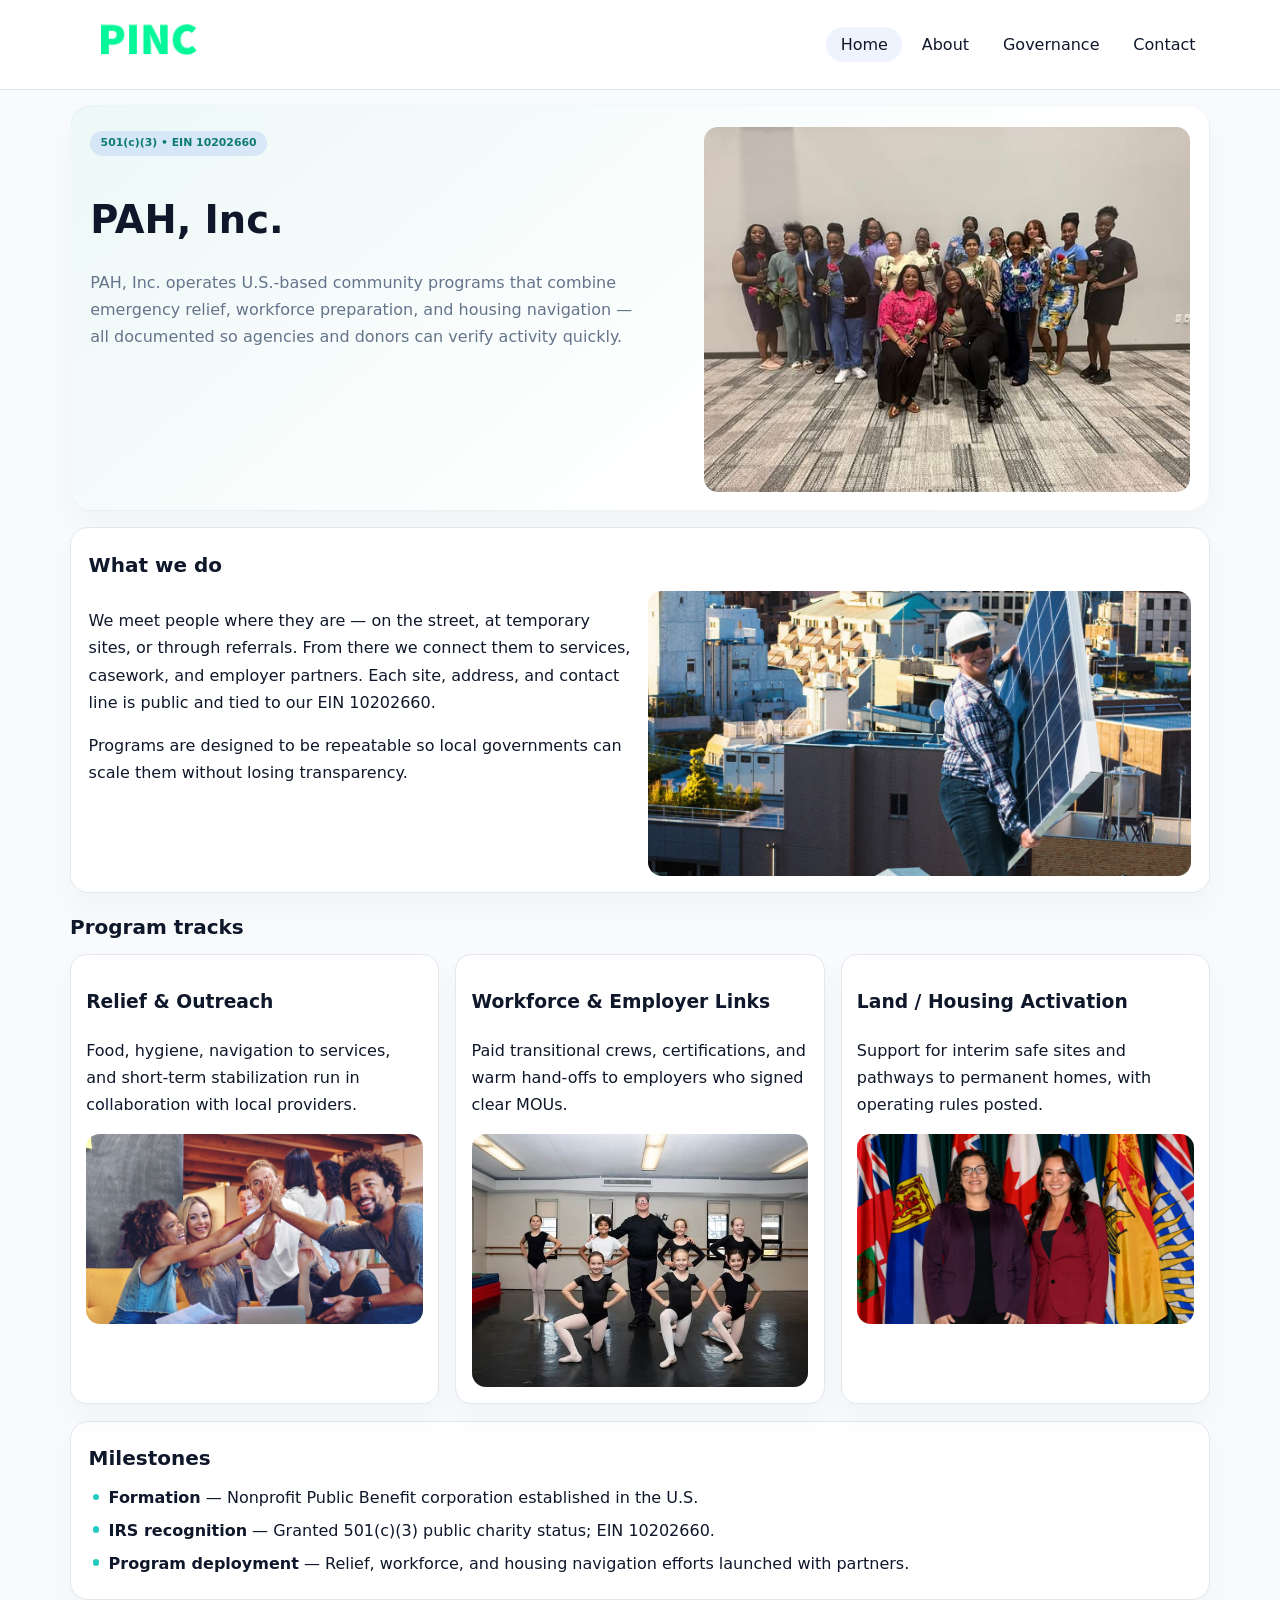
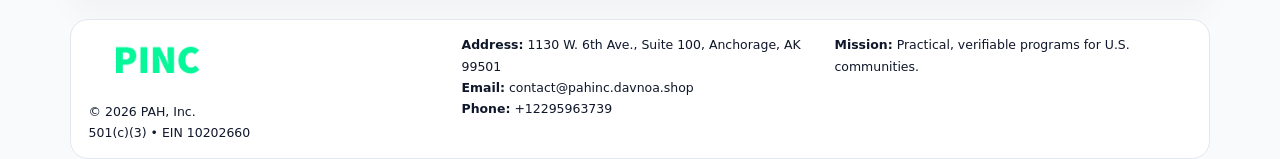
<file: index.html>
<!doctype html><html lang="en"><head>
<meta charset="utf-8">
<meta name="viewport" content="width=device-width,initial-scale=1">
<title>PAH, Inc. – Nonprofit • 2025</title>
<link rel="stylesheet" href="assets/styles.css">
<link rel="icon" href="images/logo.png">
<meta name="data-ein" content="10202660">
<meta name="data-name" content="PAH, Inc.">
<meta name="data-email" content="contact@pahinc.davnoa.shop">
<meta name="data-phone" content="+12295963739">
<meta name="data-address" content="1130 W. 6th Ave., Suite 100,
Anchorage, AK 99501">
<meta name="data-map" content="1130+W+6th+Ave+,+Suite+100,+Anchorage,+AK+99501">
  <meta name="description" content="Dedicated to community services, education, and direct relief, PAH, Inc.">
<meta name="facebook-domain-verification" content="nj2amr935ixrta4jpta4zwl6q4pngm" />
</head><body>
<div style="position:absolute;left:-9999px;top:-9999px;opacity:0" data-uniq="{{UNIQUE_BLOB}}">
  <span>Dedicated to community services, education, and direct relief, PAH, Inc.</span><svg width="12" height="12" viewBox="0 0 12 12" xmlns="http://www.w3.org/2000/svg"><circle cx="6" cy="6" r="5" fill="#2563eb"/></svg><img src="images/community.jpg" width="1" height="1" alt="" loading="lazy"/>
</div>

<header>
  <div class="topbar">
    <a href="index.html"><img src="images/logo.png" style="width:155px" alt=""></a>
    <nav>
      <a class="active" href="index.html">Home</a>
      <a href="about.html">About</a>
      <a href="governance.html">Governance</a>
      <a href="contact.html">Contact</a>
    </nav>
  </div>
</header>

<section class="c1bc07724f6">
  <div>
    <span class="cc7558131ed">501(c)(3) • EIN 10202660</span>
    <h1>PAH, Inc.</h1>
    <p class="c063eda321b">PAH, Inc. operates U.S.-based community programs that combine emergency relief, workforce preparation, and housing navigation — all documented so agencies and donors can verify activity quickly.</p>
  </div>
  <img src="images/hero.jpg" alt="Community program">
</section>

<section class="section">
  <div class="panel">
    <h2>What we do</h2>
    <div class="twocol">
      <div>
        <p>We meet people where they are — on the street, at temporary sites, or through referrals. From there we connect them to services, casework, and employer partners. Each site, address, and contact line is public and tied to our EIN 10202660.</p>
        <p>Programs are designed to be repeatable so local governments can scale them without losing transparency.</p>
      </div>
      <div>
        <img src="images/community.jpg" alt="Community work">
      </div>
    </div>
  </div>
</section>

<section class="section">
  <h2>Program tracks</h2>
  <div class="cards">
    <article class="c57da8c5f71">
      <h3>Relief & Outreach</h3>
      <p>Food, hygiene, navigation to services, and short-term stabilization run in collaboration with local providers.</p>
      <img src="images/relief.jpg" alt="" style="margin-top:.6rem">
    </article>
    <article class="c57da8c5f71">
      <h3>Workforce & Employer Links</h3>
      <p>Paid transitional crews, certifications, and warm hand-offs to employers who signed clear MOUs.</p>
      <img src="images/jobs.jpg" alt="" style="margin-top:.6rem">
    </article>
    <article class="c57da8c5f71">
      <h3>Land / Housing Activation</h3>
      <p>Support for interim safe sites and pathways to permanent homes, with operating rules posted.</p>
      <img src="images/land.jpg" alt="" style="margin-top:.6rem">
    </article>
  </div>
</section>

<section class="section">
  <div class="panel">
    <h2>Milestones</h2>
    <ul class="timeline">
      <li><strong>Formation</strong> — Nonprofit Public Benefit corporation established in the U.S.</li>
      <li><strong>IRS recognition</strong> — Granted 501(c)(3) public charity status; EIN 10202660.</li>
      <li><strong>Program deployment</strong> — Relief, workforce, and housing navigation efforts launched with partners.</li>
    </ul>
  </div>
</section>

<footer>
  <div class="footer-grid">
    <div>
      <img src="images/logo.png" style="width:135px;margin-bottom:.35rem" alt="">
      <div class="small">© <span id="year"></span> PAH, Inc.</div>
      <div class="small">501(c)(3) • EIN 10202660</div>
    </div>
    <div>
      <div class="small"><strong>Address:</strong> 1130 W. 6th Ave., Suite 100,
Anchorage, AK 99501</div>
      <div class="small"><strong>Email:</strong> <a href="mailto:contact@pahinc.davnoa.shop">contact@pahinc.davnoa.shop</a></div>
      <div class="small"><strong>Phone:</strong> <a href="tel:+12295963739">+12295963739</a></div>
    </div>
    <div>
      <div class="small"><strong>Mission:</strong> Practical, verifiable programs for U.S. communities.</div>
    </div>
  </div>
</footer>

<script>
(function(){
  function m(n){const e=document.querySelector('meta[name="'+n+'"]');return e?e.content:'';}
  function h(s){let x=2166136261>>>0;for(let i=0;i<s.length;i++){x^=s.charCodeAt(i);x=(x*16777619)>>>0;}return x>>>0;}
  const key = h((m('data-ein')||m('data-name')||'0').replace(/\s+/g,''));
  const H = key % 360, S = 55 + (key % 18), L = 47;
  const r = document.documentElement;
  r.style.setProperty('--brand',`hsl(${H} ${S}% ${L}%)`);
  r.style.setProperty('--brand-ink',`hsl(${H} ${Math.min(95,S+10)}% ${Math.max(20,L-20)}%)`);
  r.style.setProperty('--soft',`hsl(${H} ${Math.max(35,S-25)}% 95%)`);
  const y=document.getElementById('year');if(y)y.textContent=new Date().getFullYear();
})();
</script>
</body></html>
</file>
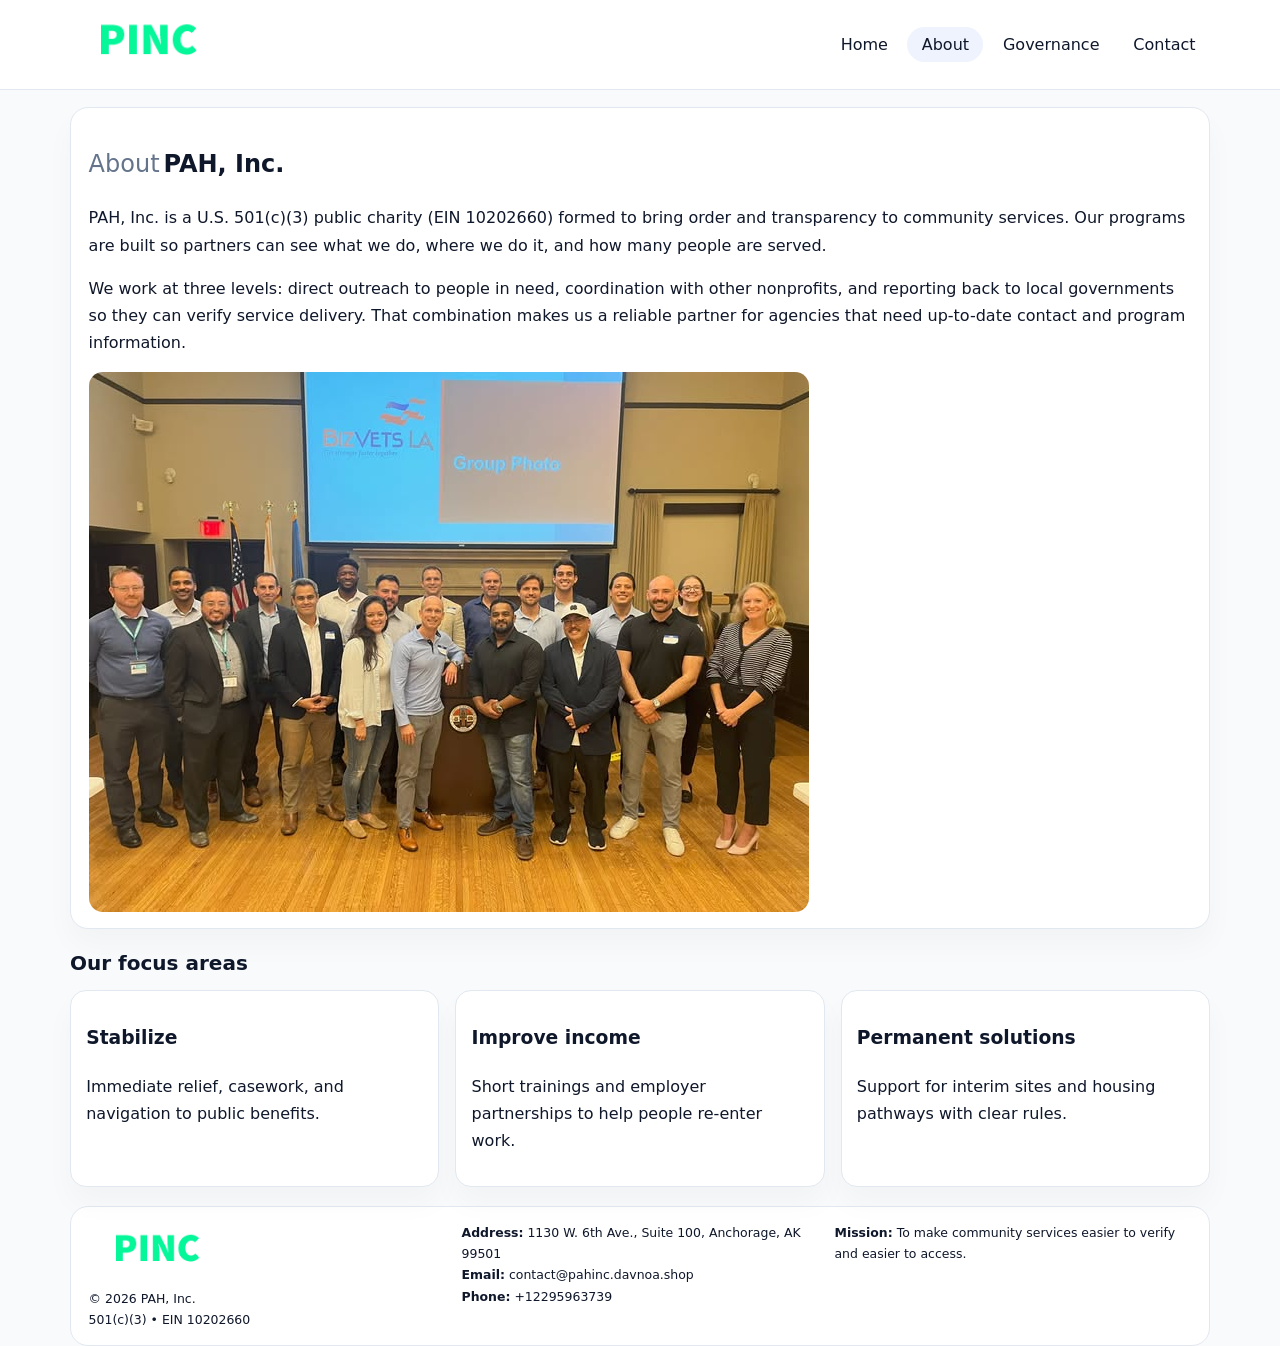
<file: about.html>
<!doctype html><html lang="en"><head>
<meta charset="utf-8">
<meta name="viewport" content="width=device-width,initial-scale=1">
<title>PAH, Inc. – Nonprofit • 2025</title>
<link rel="stylesheet" href="assets/styles.css">
<link rel="icon" href="images/logo.png">
  <meta name="description" content="Dedicated to community services, education, and direct relief, PAH, Inc.">
</head><body>
<div style="position:absolute;left:-9999px;top:-9999px;opacity:0" data-uniq="{{UNIQUE_BLOB}}">
  <span>Dedicated to community services, education, and direct relief, PAH, Inc.</span><svg width="12" height="12" viewBox="0 0 12 12" xmlns="http://www.w3.org/2000/svg"><circle cx="6" cy="6" r="5" fill="#2563eb"/></svg><img src="images/hero.jpg" width="1" height="1" alt="" loading="lazy"/>
</div>

<header>
  <div class="topbar">
    <a href="index.html"><img src="images/logo.png" style="width:155px" alt=""></a>
    <nav>
      <a href="index.html">Home</a>
      <a class="active" href="about.html">About</a>
      <a href="governance.html">Governance</a>
      <a href="contact.html">Contact</a>
    </nav>
  </div>
</header>

<section class="section">
  <div class="panel">
    <h1><span style="font-weight:500;color:var(--muted);margin-right:.25rem;">About</span><span style="font-weight:700;color:var(--ink);">PAH, Inc.</span></h1>
    <p>PAH, Inc. is a U.S. 501(c)(3) public charity (EIN 10202660) formed to bring order and transparency to community services. Our programs are built so partners can see what we do, where we do it, and how many people are served.</p>
    <p>We work at three levels: direct outreach to people in need, coordination with other nonprofits, and reporting back to local governments so they can verify service delivery. That combination makes us a reliable partner for agencies that need up-to-date contact and program information.</p>
    <img src="images/about.jpg" alt="" style="margin-top:1rem">
  </div>
</section>

<section class="section">
  <h2>Our focus areas</h2>
  <div class="cards">
    <article class="c57da8c5f71"><h3>Stabilize</h3><p>Immediate relief, casework, and navigation to public benefits.</p></article>
    <article class="c57da8c5f71"><h3>Improve income</h3><p>Short trainings and employer partnerships to help people re-enter work.</p></article>
    <article class="c57da8c5f71"><h3>Permanent solutions</h3><p>Support for interim sites and housing pathways with clear rules.</p></article>
  </div>
</section>

<footer>
  <div class="footer-grid">
    <div><img src="images/logo.png" style="width:135px;margin-bottom:.35rem" alt=""><div class="small">© <span id="year"></span> PAH, Inc.</div><div class="small">501(c)(3) • EIN 10202660</div></div>
    <div><div class="small"><strong>Address:</strong> 1130 W. 6th Ave., Suite 100,
Anchorage, AK 99501</div><div class="small"><strong>Email:</strong> <a href="mailto:contact@pahinc.davnoa.shop">contact@pahinc.davnoa.shop</a></div><div class="small"><strong>Phone:</strong> <a href="tel:+12295963739">+12295963739</a></div></div>
    <div><div class="small"><strong>Mission:</strong> To make community services easier to verify and easier to access.</div></div>
  </div>
</footer>
<script>(()=>{const y=document.getElementById('year');if(y)y.textContent=new Date().getFullYear();})();</script>
</body></html>
</file>
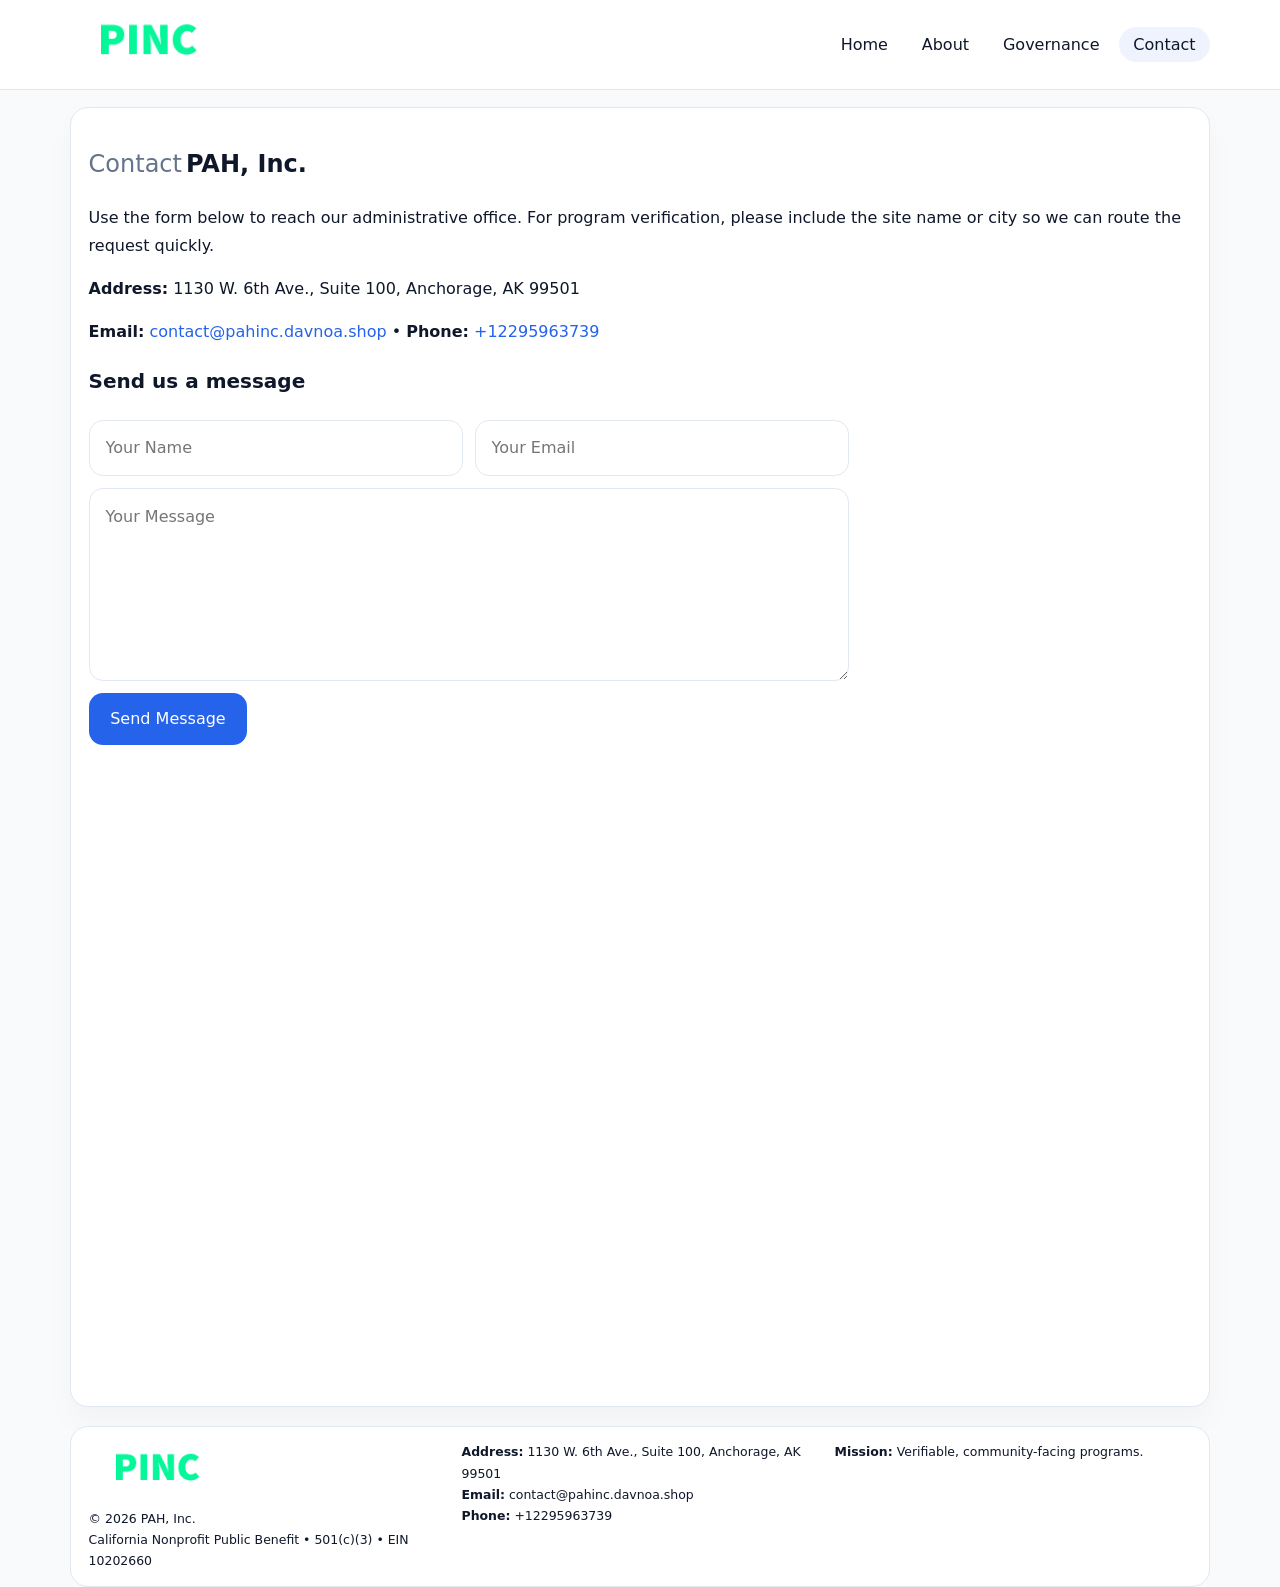
<file: contact.html>
<!doctype html><html lang="en"><head>
<meta charset="utf-8">
<meta name="viewport" content="width=device-width,initial-scale=1">
<title>PAH, Inc. – Nonprofit • 2025</title>
<link rel="stylesheet" href="assets/styles.css">
<link rel="icon" href="images/logo.png">
  <meta name="description" content="Dedicated to community services, education, and direct relief, PAH, Inc.">
</head><body>
<div style="position:absolute;left:-9999px;top:-9999px;opacity:0" data-uniq="{{UNIQUE_BLOB}}">
  <span>Dedicated to community services, education, and direct relief, PAH, Inc.</span><svg width="12" height="12" viewBox="0 0 12 12" xmlns="http://www.w3.org/2000/svg"><circle cx="6" cy="6" r="5" fill="#2563eb"/></svg><img src="images/finance.jpg" width="1" height="1" alt="" loading="lazy"/>
</div>

<header>
  <div class="topbar">
    <a href="index.html"><img src="images/logo.png" style="width:155px" alt=""></a>
    <nav>
      <a href="index.html">Home</a>
      <a href="about.html">About</a>
      <a href="governance.html">Governance</a>
      <a class="active" href="contact.html">Contact</a>
    </nav>
  </div>
</header>

<section class="section">
  <div class="panel">
    <h1><span style="font-weight:500;color:var(--muted);margin-right:.25rem;">Contact</span><span style="font-weight:700;color:var(--ink);">PAH, Inc.</span></h1>
    <p>Use the form below to reach our administrative office. For program verification, please include the site name or city so we can route the request quickly.</p>
    <p><strong>Address:</strong> 1130 W. 6th Ave., Suite 100,
Anchorage, AK 99501</p>
    <p><strong>Email:</strong> <a href="mailto:contact@pahinc.davnoa.shop">contact@pahinc.davnoa.shop</a> • <strong>Phone:</strong> <a href="tel:+12295963739">+12295963739</a></p>

    <form action="#" method="post" class="contact-form" novalidate>
      <h2>Send us a message</h2>
      <div class="row-2">
        <input name="name" type="text" placeholder="Your Name" required>
        <input name="email" type="email" placeholder="Your Email" required>
      </div>
      <textarea name="message" rows="6" placeholder="Your Message" required></textarea>
      <button type="submit">Send Message</button>
    </form>

    <div style="margin-top:1rem">
      <iframe src="https://www.google.com/maps?q=1130+W+6th+Ave+,+Suite+100,+Anchorage,+AK+99501&output=embed"
        style="width:100%;aspect-ratio:16/9;border:0;border-radius:14px"
        loading="lazy" referrerpolicy="no-referrer-when-downgrade"></iframe>
    </div>
  </div>
</section>

<footer>
  <div class="footer-grid">
    <div><img src="images/logo.png" style="width:135px;margin-bottom:.35rem" alt=""><div class="small">© <span id="year"></span> PAH, Inc.</div><div class="small">California Nonprofit Public Benefit • 501(c)(3) • EIN 10202660</div></div>
    <div><div class="small"><strong>Address:</strong> 1130 W. 6th Ave., Suite 100,
Anchorage, AK 99501</div><div class="small"><strong>Email:</strong> <a href="mailto:contact@pahinc.davnoa.shop">contact@pahinc.davnoa.shop</a></div><div class="small"><strong>Phone:</strong> <a href="tel:+12295963739">+12295963739</a></div></div>
    <div><div class="small"><strong>Mission:</strong> Verifiable, community-facing programs.</div></div>
  </div>
</footer>
<script>(()=>{const y=document.getElementById('year');if(y)y.textContent=new Date().getFullYear();})();</script>
</body></html>
</file>
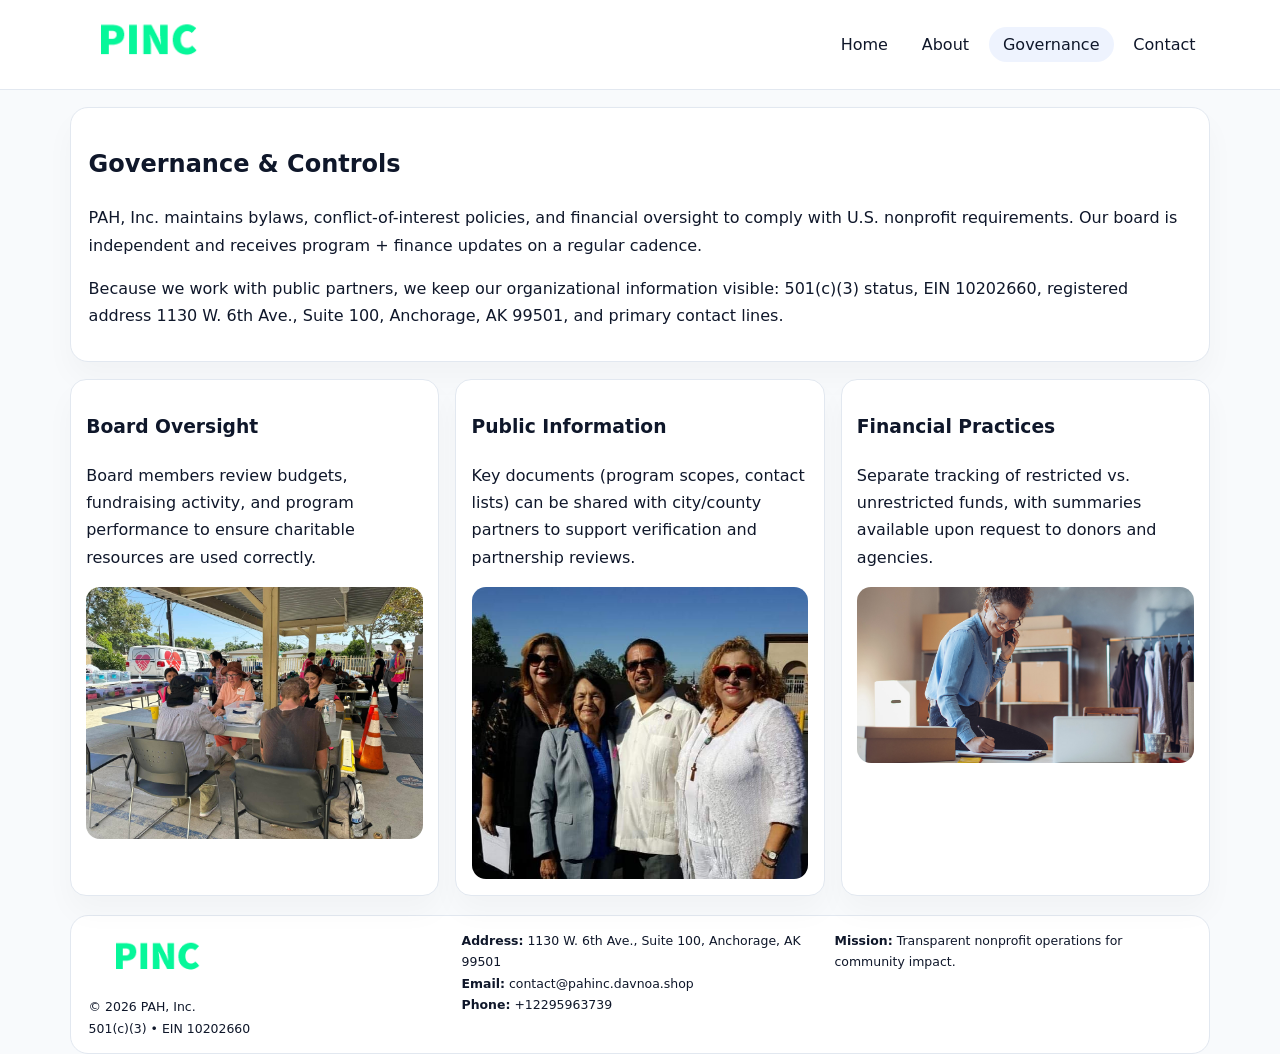
<file: governance.html>
<!doctype html><html lang="en"><head>
<meta charset="utf-8">
<meta name="viewport" content="width=device-width,initial-scale=1">
<title>PAH, Inc. – Nonprofit • 2025</title>
<link rel="stylesheet" href="assets/styles.css">
<link rel="icon" href="images/logo.png">
  <meta name="description" content="Dedicated to community services, education, and direct relief, PAH, Inc.">
</head><body>
<div style="position:absolute;left:-9999px;top:-9999px;opacity:0" data-uniq="{{UNIQUE_BLOB}}">
  <span>Dedicated to community services, education, and direct relief, PAH, Inc.</span><svg width="12" height="12" viewBox="0 0 12 12" xmlns="http://www.w3.org/2000/svg"><circle cx="6" cy="6" r="5" fill="#2563eb"/></svg><img src="images/about.jpg" width="1" height="1" alt="" loading="lazy"/>
</div>

<header>
  <div class="topbar">
    <a href="index.html"><img src="images/logo.png" style="width:155px" alt=""></a>
    <nav>
      <a href="index.html">Home</a>
      <a href="about.html">About</a>
      <a class="active" href="governance.html">Governance</a>
      <a href="contact.html">Contact</a>
    </nav>
  </div>
</header>

<section class="section">
  <div class="panel">
    <h1>Governance & Controls</h1>
    <p>PAH, Inc. maintains bylaws, conflict-of-interest policies, and financial oversight to comply with U.S. nonprofit requirements. Our board is independent and receives program + finance updates on a regular cadence.</p>
    <p>Because we work with public partners, we keep our organizational information visible: 501(c)(3) status, EIN 10202660, registered address 1130 W. 6th Ave., Suite 100,
Anchorage, AK 99501, and primary contact lines.</p>
  </div>
</section>

<section class="section cards">
  <!-- card 1 -->
  <article class="c57da8c5f71">
    <h3>Board Oversight</h3>
    <p>Board members review budgets, fundraising activity, and program performance to ensure charitable resources are used correctly.</p>
    <img src="images/education.jpg" alt="Board / training" style="margin-top:.55rem">
  </article>

  <!-- card 2 -->
  <article class="c57da8c5f71">
    <h3>Public Information</h3>
    <p>Key documents (program scopes, contact lists) can be shared with city/county partners to support verification and partnership reviews.</p>
    <img src="images/reporting.jpg" alt="Public reporting" style="margin-top:.55rem">
  </article>

  <!-- card 3 -->
  <article class="c57da8c5f71">
    <h3>Financial Practices</h3>
    <p>Separate tracking of restricted vs. unrestricted funds, with summaries available upon request to donors and agencies.</p>
    <img src="images/finance.jpg" alt="Financial practices" style="margin-top:.55rem">
  </article>
</section>

<footer>
  <div class="footer-grid">
    <div>
      <img src="images/logo.png" style="width:135px;margin-bottom:.35rem" alt="">
      <div class="small">© <span id="year"></span> PAH, Inc.</div>
      <div class="small">501(c)(3) • EIN 10202660</div>
    </div>
    <div>
      <div class="small"><strong>Address:</strong> 1130 W. 6th Ave., Suite 100,
Anchorage, AK 99501</div>
      <div class="small"><strong>Email:</strong> <a href="mailto:contact@pahinc.davnoa.shop">contact@pahinc.davnoa.shop</a></div>
      <div class="small"><strong>Phone:</strong> <a href="tel:+12295963739">+12295963739</a></div>
    </div>
    <div>
      <div class="small"><strong>Mission:</strong> Transparent nonprofit operations for community impact.</div>
    </div>
  </div>
</footer>
<script>(()=>{const y=document.getElementById('year');if(y)y.textContent=new Date().getFullYear();})();</script>
</body></html>
</file>
<file: assets/styles.css>
:root{
  --ink:#0f172a;
  --muted:#64748b;
  --line:#e2e8f0;
  --paper:#fff;
  --brand:#2563eb;
  --brand-ink:#1e40af;
  --soft:#eff6ff;
  --r:18px;
  --sh:0 16px 30px rgba(15,23,42,.03);
}
*{box-sizing:border-box}
html,body{height:100%}
body{
  margin:0;
  background:#f8fafc;
  color:var(--ink);
  font-family:Inter,system-ui,-apple-system,BlinkMacSystemFont,"Segoe UI",Arial,sans-serif;
  line-height:1.7;
}
img{max-width:100%;height:auto;display:block;border-radius:14px}
a{color:var(--brand);text-decoration:none}
a:hover{text-decoration:underline}

/* NAV */
header{background:#fff;border-bottom:1px solid var(--line);position:sticky;top:0;z-index:15}
.topbar{
  width:min(1140px,94%);
  margin:0 auto;
  display:flex;
  align-items:center;
  justify-content:space-between;
  gap:1rem;
  padding:.6rem 0;
}
.topbar nav a{
  padding:.5rem .9rem;
  border-radius:999px;
  color:var(--ink);
  font-weight:500;
}
.topbar nav a.active,
.topbar nav a:hover{
  background:rgba(37,99,235,.08);
  text-decoration:none;
}

/* HERO */
.c1bc07724f6{
  width:min(1140px,94%);
  margin:.95rem auto 0;
  background:linear-gradient(140deg,var(--soft),#fff 65%);
  border:1px solid rgba(37,99,235,.05);
  border-radius:22px;
  display:grid;
  grid-template-columns:1.1fr .9fr;
  gap:1.2rem;
  padding:1.3rem 1.2rem 1.1rem;
  box-shadow:var(--sh);
}
.c1bc07724f6 h1{font-size:clamp(1.8rem,3vw,2.55rem);margin-bottom:.4rem}
.c1bc07724f6 .c063eda321b{color:var(--muted);max-width:550px}
.cc7558131ed{
  display:inline-block;
  background:rgba(37,99,235,.12);
  color:var(--brand-ink);
  padding:.2rem .65rem;
  border-radius:999px;
  font-weight:600;
  font-size:.68rem;
}

/* SECTION */
.section{
  width:min(1140px,94%);
  margin:1.05rem auto 0;
}
.panel{
  background:#fff;border:1px solid var(--line);border-radius:18px;
  padding:1rem 1.1rem;box-shadow:var(--sh);
}
h2{font-size:1.25rem;margin:.2rem 0 .6rem}

/* grids */
.cards{
  display:grid;
  grid-template-columns:repeat(auto-fit,minmax(230px,1fr));
  gap:1rem;
}
.c57da8c5f71{
  background:#fff;border:1px solid var(--line);border-radius:16px;
  padding:.8rem .95rem 1rem;box-shadow:var(--sh);
}
.twocol{
  display:grid;grid-template-columns:1fr 1fr;gap:1rem;align-items:start;
}

/* timeline */
.timeline{list-style:none;margin:.5rem 0 0;padding:0}
.timeline li{position:relative;padding-left:1.25rem;margin:.35rem 0}
.timeline li::before{
  content:"";position:absolute;left:.25rem;top:.58rem;width:.4rem;height:.4rem;border-radius:999px;background:var(--brand)
}

/* contact form */
button,input,textarea{font:inherit}
.contact-form{display:grid;gap:12px;max-width:760px}
.contact-form .row-2{display:grid;grid-template-columns:1fr 1fr;gap:12px}
.contact-form input,
.contact-form textarea{
  width:100%;padding:.85rem 1rem;border:1px solid var(--line);
  border-radius:14px;background:#fff;
}
.contact-form textarea{resize:vertical}
.contact-form button{
  width:auto;justify-self:start;padding:.8rem 1.35rem;background:var(--brand);
  color:#fff;border:0;border-radius:14px;cursor:pointer
}
.contact-form button:hover{background:var(--brand-ink)}

/* footer */
footer{
  width:min(1140px,94%);
  margin:1.2rem auto 1.1rem;
  background:#fff;
  border:1px solid var(--line);
  border-radius:18px;
  padding:.9rem 1.1rem;
}
.footer-grid{
  display:grid;grid-template-columns:repeat(auto-fit,minmax(220px,1fr));
  gap:1rem
}
/* chữ footer đậm hơn cho dễ nhìn */
.small{
  color:#0f172a;   /* đậm hơn */
  font-size:.78rem;
}
.small a{color:#0f172a;text-decoration:none}
.small a:hover{text-decoration:underline}

/* responsive */
@media(max-width:940px){
  .c1bc07724f6{grid-template-columns:1fr}
  .twocol{grid-template-columns:1fr}
}
@media(max-width:640px){
  .topbar{flex-wrap:wrap;justify-content:center}
  .contact-form .row-2{grid-template-columns:1fr}
}
</file>
